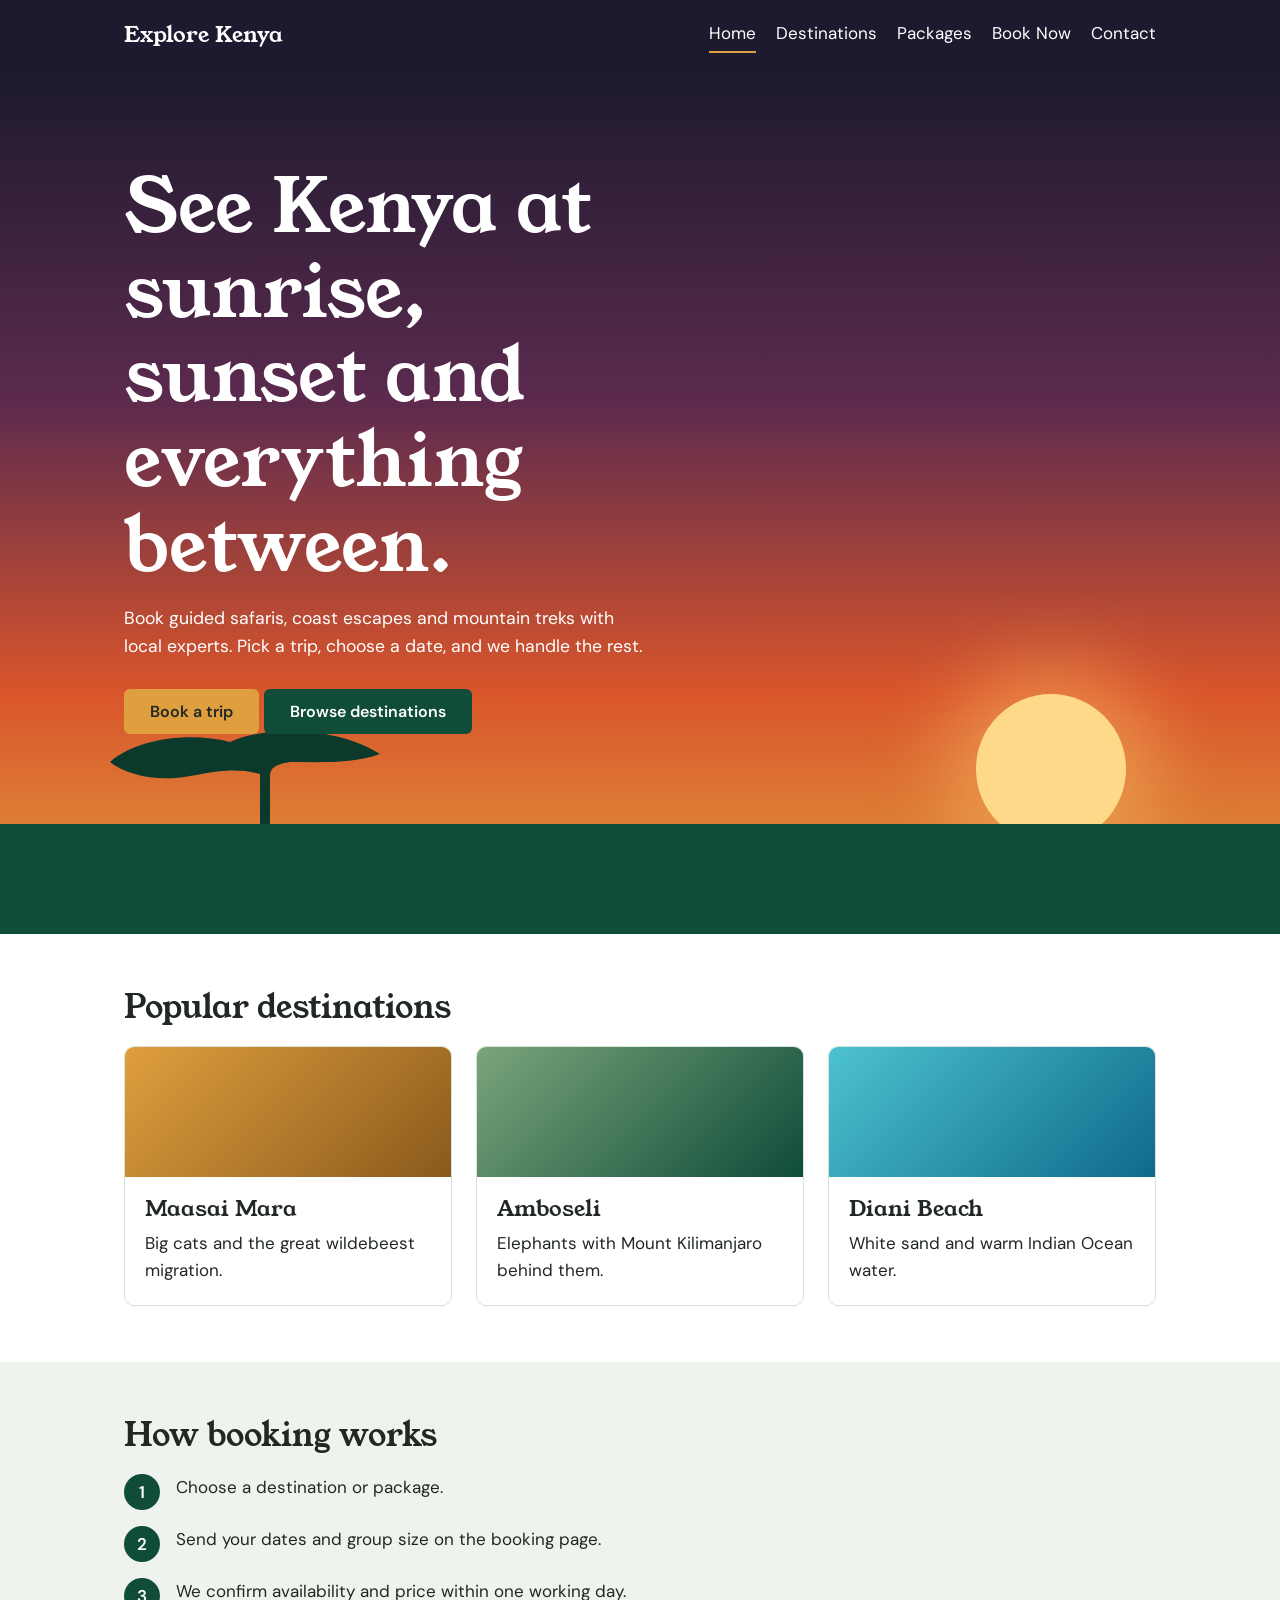
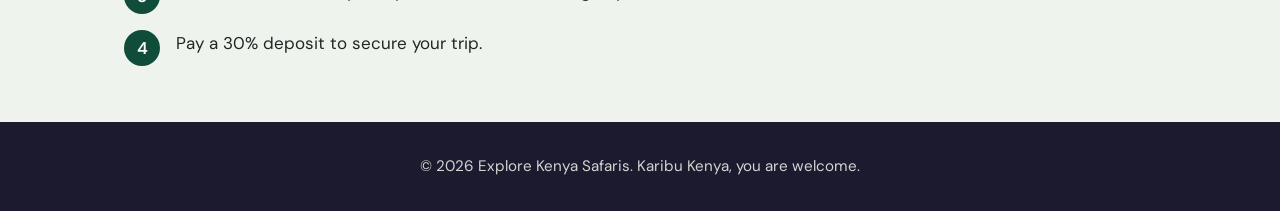
<file: Explore Kenya/index.html>
<!DOCTYPE html>
<html lang="en">
<head>
<meta charset="UTF-8">
<meta name="viewport" content="width=device-width, initial-scale=1">
<title>Home | Explore Kenya</title>
<meta name="description" content="Book safaris, beach holidays and mountain trips across Kenya.">
<link rel="stylesheet" href="https://fonts.googleapis.com/css2?family=DM+Sans:wght@400;600&family=Young+Serif&display=swap">
<link rel="stylesheet" href="style.css">
</head>
<body>
<header><div class="wrap">
<a class="logo" href="index.html">Explore Kenya</a>
<nav aria-label="Main">
<a href="index.html" aria-current="page">Home</a>
<a href="destinations.html">Destinations</a>
<a href="packages.html">Packages</a>
<a href="booking.html">Book Now</a>
<a href="contact.html">Contact</a>
</nav></div></header>
<main>
<div class="hero"><div class="wrap">
<h1>See Kenya at sunrise, sunset and everything between.</h1>
<p>Book guided safaris, coast escapes and mountain treks with local experts. Pick a trip, choose a date, and we handle the rest.</p>
<a class="btn" href="booking.html">Book a trip</a> <a class="btn dark" href="destinations.html">Browse destinations</a>
</div>
<svg class="tree" viewBox="0 0 320 130" aria-hidden="true"><path d="M158 130V70c-20-6-40-4-70 2-30 6-62 0-80-14 28-24 80-30 120-20 40-18 110-14 150 12-28 10-60 8-90 8-14 2-20 6-20 14v58z" fill="#0b3a2c"/></svg>
<div class="land"></div></div>
<section><div class="wrap"><h2>Popular destinations</h2>
<div class="grid">
<div class="card"><div class="pic p1"></div><div class="body"><h3>Maasai Mara</h3><p>Big cats and the great wildebeest migration.</p></div></div>
<div class="card"><div class="pic p2"></div><div class="body"><h3>Amboseli</h3><p>Elephants with Mount Kilimanjaro behind them.</p></div></div>
<div class="card"><div class="pic p3"></div><div class="body"><h3>Diani Beach</h3><p>White sand and warm Indian Ocean water.</p></div></div>
</div></div></section>
<section class="tint"><div class="wrap"><h2>How booking works</h2>
<ol class="steps">
<li><span>Choose a destination or package.</span></li>
<li><span>Send your dates and group size on the booking page.</span></li>
<li><span>We confirm availability and price within one working day.</span></li>
<li><span>Pay a 30% deposit to secure your trip.</span></li>
</ol></div></section>
</main>
<footer><div class="wrap">&copy; 2026 Explore Kenya Safaris. Karibu Kenya, you are welcome.</div></footer>
</body></html>
</file>
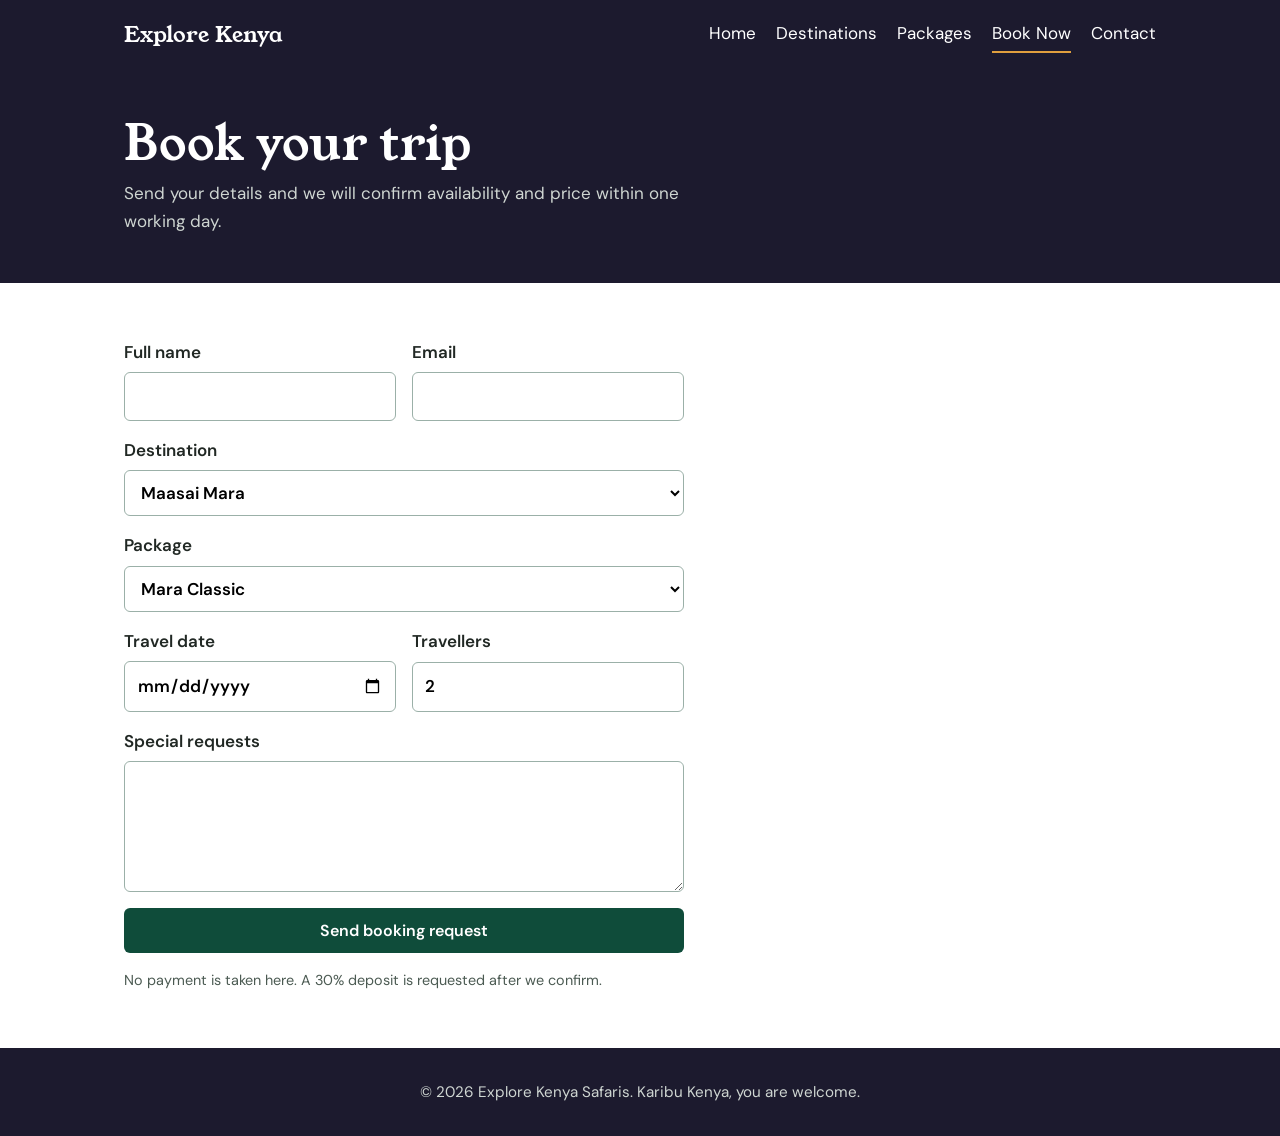
<file: Explore Kenya/booking.html>
<!DOCTYPE html>
<html lang="en">
<head>
<meta charset="UTF-8">
<meta name="viewport" content="width=device-width, initial-scale=1">
<title>Book Now | Explore Kenya</title>
<meta name="description" content="Book your Kenya trip.">
<link rel="stylesheet" href="https://fonts.googleapis.com/css2?family=DM+Sans:wght@400;600&family=Young+Serif&display=swap">
<link rel="stylesheet" href="style.css">
</head>
<body>
<header><div class="wrap">
<a class="logo" href="index.html">Explore Kenya</a>
<nav aria-label="Main">
<a href="index.html">Home</a>
<a href="destinations.html">Destinations</a>
<a href="packages.html">Packages</a>
<a href="booking.html" aria-current="page">Book Now</a>
<a href="contact.html">Contact</a>
</nav></div></header>
<main>
<div class="page-title"><div class="wrap"><h1>Book your trip</h1><p>Send your details and we will confirm availability and price within one working day.</p></div></div>
<section><div class="wrap">
<form action="#" method="post">
<div class="two">
<label>Full name <input type="text" name="name" required></label>
<label>Email <input type="email" name="email" required></label>
</div>
<label>Destination <select name="destination">
<option>Maasai Mara</option><option>Amboseli</option><option>Diani Beach</option><option>Lamu Old Town</option><option>Mount Kenya</option><option>Lake Nakuru</option></select></label>
<label>Package <select name="package"><option>Mara Classic</option><option>Big Five Circuit</option><option>Coast Escape</option><option>Mount Kenya Trek</option><option>Custom trip</option></select></label>
<div class="two">
<label>Travel date <input type="date" name="date" required></label>
<label>Travellers <input type="number" name="travellers" min="1" max="20" value="2" required></label>
</div>
<label>Special requests <textarea name="notes" rows="4"></textarea></label>
<button class="btn dark" type="submit">Send booking request</button>
<p class="note">No payment is taken here. A 30% deposit is requested after we confirm.</p>
</form></div></section>
</main>
<footer><div class="wrap">&copy; 2026 Explore Kenya Safaris. Karibu Kenya, you are welcome.</div></footer>
</body></html>
</file>
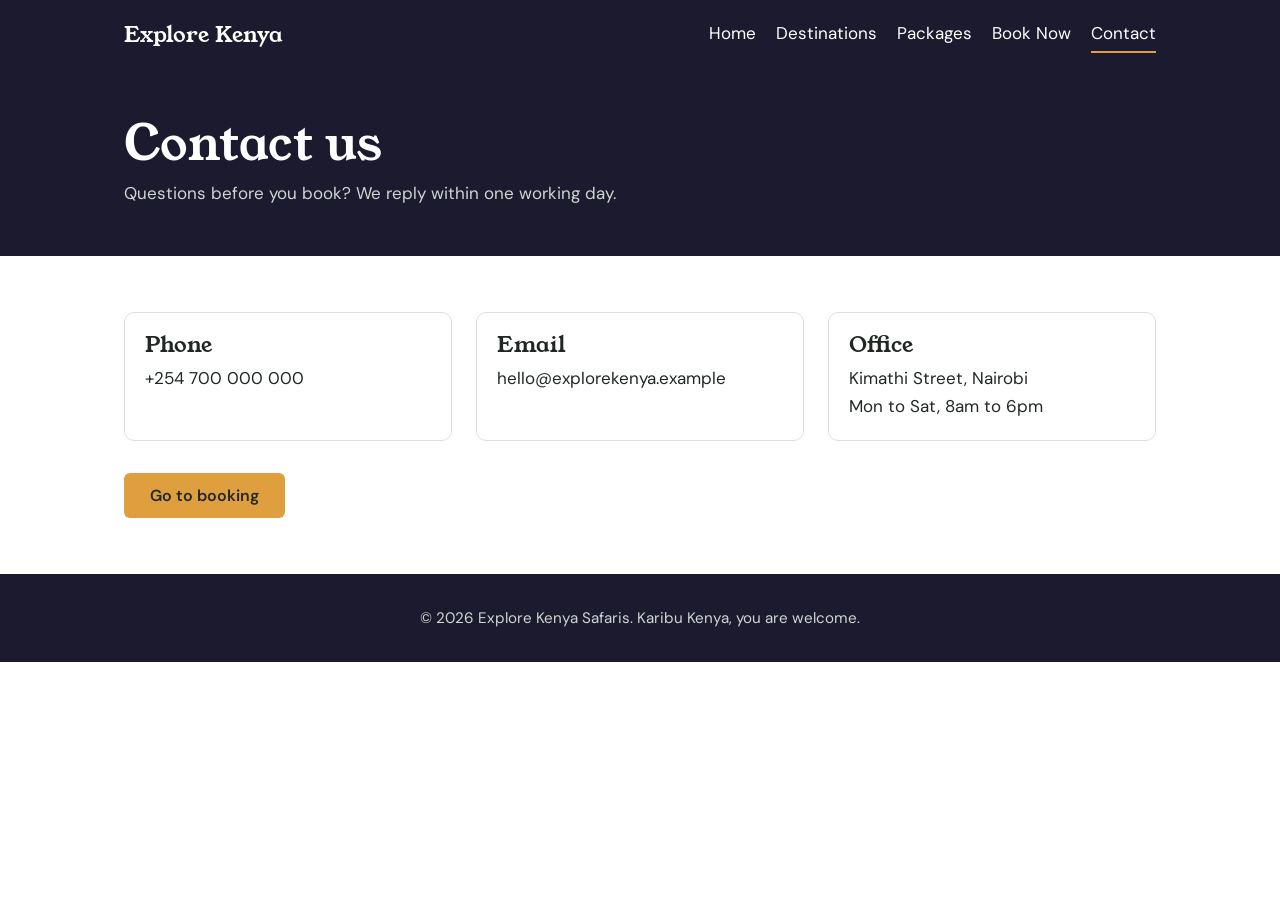
<file: Explore Kenya/contact.html>
<!DOCTYPE html>
<html lang="en">
<head>
<meta charset="UTF-8">
<meta name="viewport" content="width=device-width, initial-scale=1">
<title>Contact | Explore Kenya</title>
<meta name="description" content="Contact Explore Kenya.">
<link rel="stylesheet" href="https://fonts.googleapis.com/css2?family=DM+Sans:wght@400;600&family=Young+Serif&display=swap">
<link rel="stylesheet" href="style.css">
</head>
<body>
<header><div class="wrap">
<a class="logo" href="index.html">Explore Kenya</a>
<nav aria-label="Main">
<a href="index.html">Home</a>
<a href="destinations.html">Destinations</a>
<a href="packages.html">Packages</a>
<a href="booking.html">Book Now</a>
<a href="contact.html" aria-current="page">Contact</a>
</nav></div></header>
<main>
<div class="page-title"><div class="wrap"><h1>Contact us</h1><p>Questions before you book? We reply within one working day.</p></div></div>
<section><div class="wrap"><div class="grid">
<div class="card"><div class="body"><h3>Phone</h3><p>+254 700 000 000</p></div></div>
<div class="card"><div class="body"><h3>Email</h3><p>hello@explorekenya.example</p></div></div>
<div class="card"><div class="body"><h3>Office</h3><p>Kimathi Street, Nairobi<br>Mon to Sat, 8am to 6pm</p></div></div>
</div>
<p style="margin-top:32px"><a class="btn" href="booking.html">Go to booking</a></p></div></section>
</main>
<footer><div class="wrap">&copy; 2026 Explore Kenya Safaris. Karibu Kenya, you are welcome.</div></footer>
</body></html>
</file>
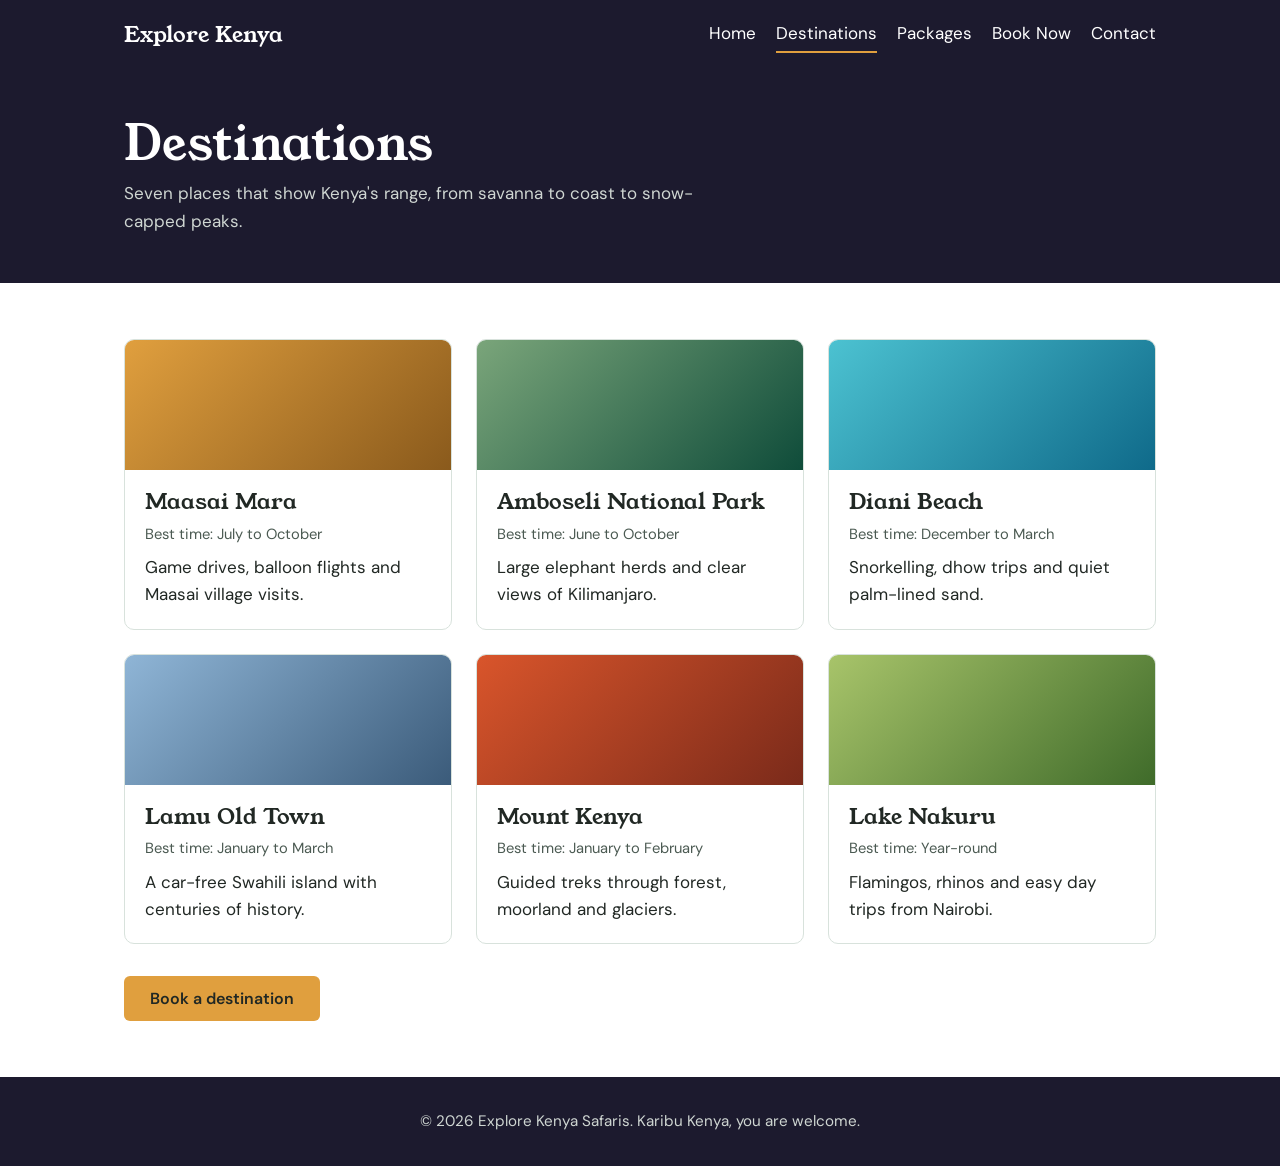
<file: Explore Kenya/destinations.html>
<!DOCTYPE html>
<html lang="en">
<head>
<meta charset="UTF-8">
<meta name="viewport" content="width=device-width, initial-scale=1">
<title>Destinations | Explore Kenya</title>
<meta name="description" content="Top places to visit in Kenya.">
<link rel="stylesheet" href="https://fonts.googleapis.com/css2?family=DM+Sans:wght@400;600&family=Young+Serif&display=swap">
<link rel="stylesheet" href="style.css">
</head>
<body>
<header><div class="wrap">
<a class="logo" href="index.html">Explore Kenya</a>
<nav aria-label="Main">
<a href="index.html">Home</a>
<a href="destinations.html" aria-current="page">Destinations</a>
<a href="packages.html">Packages</a>
<a href="booking.html">Book Now</a>
<a href="contact.html">Contact</a>
</nav></div></header>
<main>
<div class="page-title"><div class="wrap"><h1>Destinations</h1><p>Seven places that show Kenya's range, from savanna to coast to snow-capped peaks.</p></div></div>
<section><div class="wrap"><div class="grid">
<div class="card"><div class="pic p1"></div><div class="body"><h3>Maasai Mara</h3><p class="meta">Best time: July to October</p><p>Game drives, balloon flights and Maasai village visits.</p></div></div>
<div class="card"><div class="pic p2"></div><div class="body"><h3>Amboseli National Park</h3><p class="meta">Best time: June to October</p><p>Large elephant herds and clear views of Kilimanjaro.</p></div></div>
<div class="card"><div class="pic p3"></div><div class="body"><h3>Diani Beach</h3><p class="meta">Best time: December to March</p><p>Snorkelling, dhow trips and quiet palm-lined sand.</p></div></div>
<div class="card"><div class="pic p4"></div><div class="body"><h3>Lamu Old Town</h3><p class="meta">Best time: January to March</p><p>A car-free Swahili island with centuries of history.</p></div></div>
<div class="card"><div class="pic p5"></div><div class="body"><h3>Mount Kenya</h3><p class="meta">Best time: January to February</p><p>Guided treks through forest, moorland and glaciers.</p></div></div>
<div class="card"><div class="pic p6"></div><div class="body"><h3>Lake Nakuru</h3><p class="meta">Best time: Year-round</p><p>Flamingos, rhinos and easy day trips from Nairobi.</p></div></div>
</div>
<p style="margin-top:32px"><a class="btn" href="booking.html">Book a destination</a></p></div></section>
</main>
<footer><div class="wrap">&copy; 2026 Explore Kenya Safaris. Karibu Kenya, you are welcome.</div></footer>
</body></html>
</file>
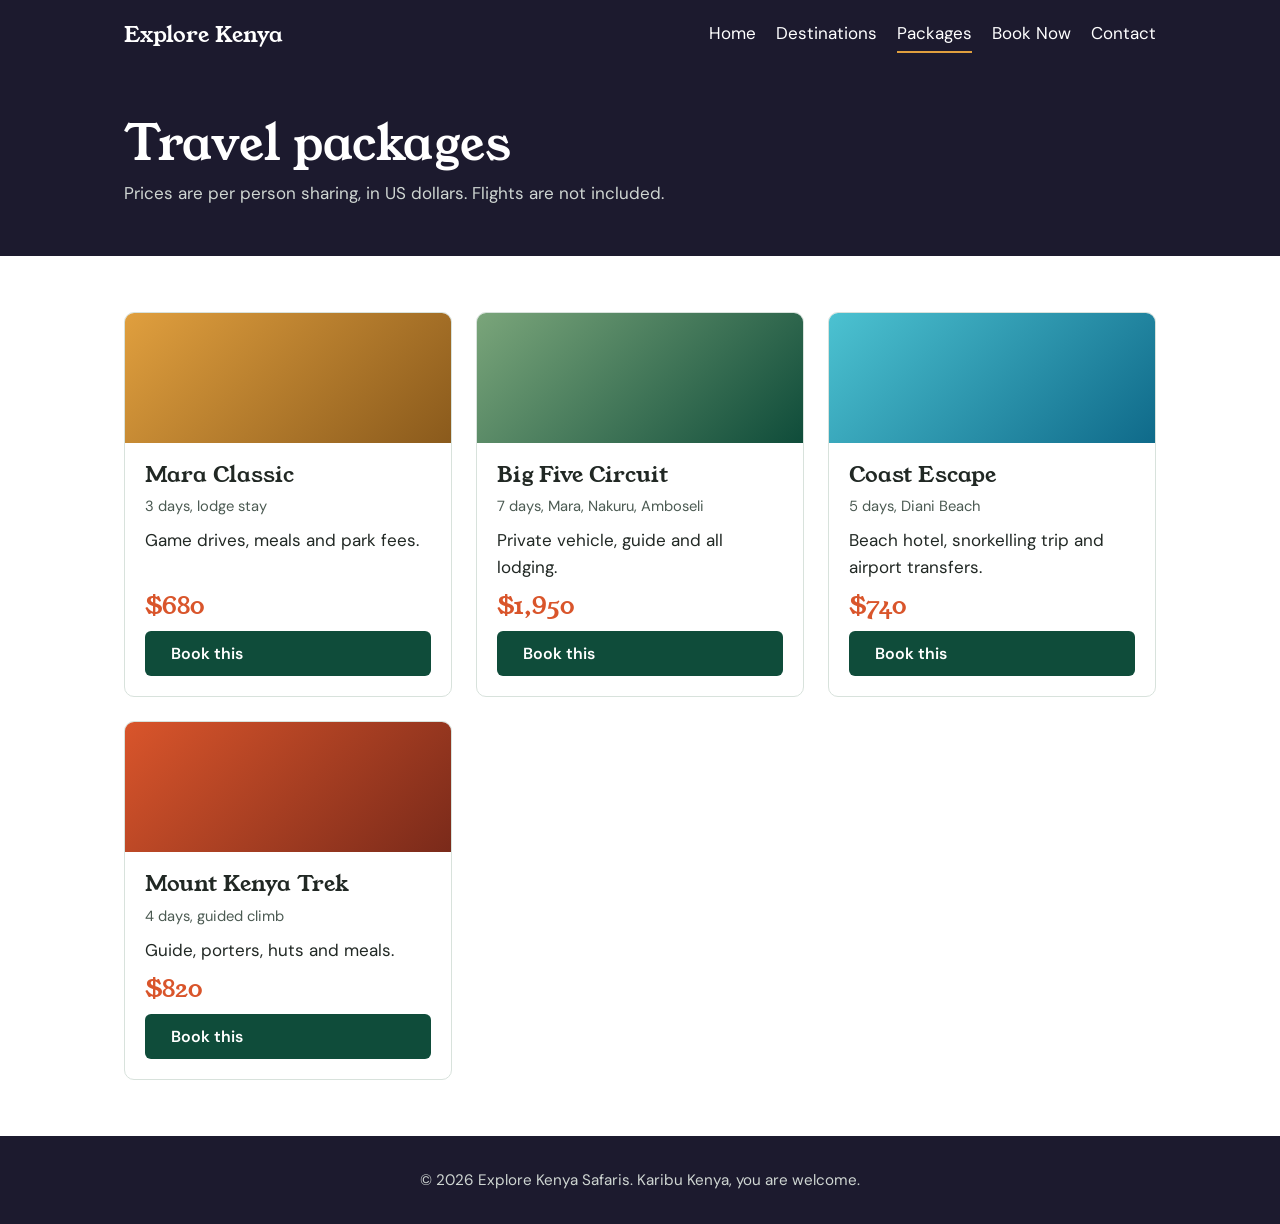
<file: Explore Kenya/packages.html>
<!DOCTYPE html>
<html lang="en">
<head>
<meta charset="UTF-8">
<meta name="viewport" content="width=device-width, initial-scale=1">
<title>Packages | Explore Kenya</title>
<meta name="description" content="Kenya travel packages with prices.">
<link rel="stylesheet" href="https://fonts.googleapis.com/css2?family=DM+Sans:wght@400;600&family=Young+Serif&display=swap">
<link rel="stylesheet" href="style.css">
</head>
<body>
<header><div class="wrap">
<a class="logo" href="index.html">Explore Kenya</a>
<nav aria-label="Main">
<a href="index.html">Home</a>
<a href="destinations.html">Destinations</a>
<a href="packages.html" aria-current="page">Packages</a>
<a href="booking.html">Book Now</a>
<a href="contact.html">Contact</a>
</nav></div></header>
<main>
<div class="page-title"><div class="wrap"><h1>Travel packages</h1><p>Prices are per person sharing, in US dollars. Flights are not included.</p></div></div>
<section><div class="wrap"><div class="grid">
<div class="card"><div class="pic p1"></div><div class="body"><h3>Mara Classic</h3><p class="meta">3 days, lodge stay</p><p>Game drives, meals and park fees.</p><div class="price">$680</div><a class="btn dark" href="booking.html">Book this</a></div></div>
<div class="card"><div class="pic p2"></div><div class="body"><h3>Big Five Circuit</h3><p class="meta">7 days, Mara, Nakuru, Amboseli</p><p>Private vehicle, guide and all lodging.</p><div class="price">$1,950</div><a class="btn dark" href="booking.html">Book this</a></div></div>
<div class="card"><div class="pic p3"></div><div class="body"><h3>Coast Escape</h3><p class="meta">5 days, Diani Beach</p><p>Beach hotel, snorkelling trip and airport transfers.</p><div class="price">$740</div><a class="btn dark" href="booking.html">Book this</a></div></div>
<div class="card"><div class="pic p5"></div><div class="body"><h3>Mount Kenya Trek</h3><p class="meta">4 days, guided climb</p><p>Guide, porters, huts and meals.</p><div class="price">$820</div><a class="btn dark" href="booking.html">Book this</a></div></div>
</div></div></section>
</main>
<footer><div class="wrap">&copy; 2026 Explore Kenya Safaris. Karibu Kenya, you are welcome.</div></footer>
</body></html>
</file>
<file: Explore Kenya/style.css>
:root{--green:#0f4c3a;--night:#1c1a2e;--ochre:#e09f3e;--sun:#d9552b;--mist:#eef3ee;--ink:#212824}
*{box-sizing:border-box;margin:0}
body{font:17px/1.6 "DM Sans",system-ui,sans-serif;color:var(--ink);background:#fff}
h1,h2,h3{font-family:"Young Serif",Georgia,serif;font-weight:400;line-height:1.15}
a{color:inherit}
:focus-visible{outline:3px solid var(--ochre);outline-offset:3px}
.wrap{max-width:1080px;margin:0 auto;padding:0 24px}
header{background:var(--night);color:#fff}
header .wrap{display:flex;flex-wrap:wrap;align-items:center;justify-content:space-between;gap:12px;padding-top:16px;padding-bottom:16px}
.logo{font:1.4rem "Young Serif",Georgia,serif;text-decoration:none}
nav{display:flex;flex-wrap:wrap;gap:4px 20px}
nav a{text-decoration:none;padding:4px 0;border-bottom:2px solid transparent}
nav a:hover,nav a[aria-current]{border-color:var(--ochre)}
.hero{position:relative;color:#fff;padding:96px 0 200px;overflow:hidden;background:linear-gradient(180deg,#1c1a2e 0%,#5b2a4e 38%,#d9552b 72%,#e09f3e 100%)}
.hero::before{content:"";position:absolute;right:12%;bottom:90px;width:150px;height:150px;border-radius:50%;background:#ffd98a;box-shadow:0 0 80px 30px rgba(255,200,110,.45)}
.hero .wrap{position:relative;z-index:2}
.hero h1{font-size:clamp(2.4rem,7vw,4.6rem);max-width:12ch}
.hero p{max-width:44ch;margin:16px 0 28px;font-size:1.1rem}
.land{position:absolute;left:0;right:0;bottom:0;height:110px;background:var(--green);z-index:1}
.tree{position:absolute;left:8%;bottom:100px;width:min(320px,60%);z-index:1}
.page-title{background:var(--night);color:#fff;padding:48px 0}
.page-title h1{font-size:clamp(2rem,5vw,3rem)}
.page-title p{margin-top:8px;color:#cfd6d2;max-width:50ch}
.btn{display:inline-block;background:var(--ochre);color:var(--ink);padding:12px 26px;border-radius:6px;text-decoration:none;font:600 1rem "DM Sans",sans-serif;border:0;cursor:pointer}
.btn:hover{background:#f0b255}
.btn.dark{background:var(--green);color:#fff}
.btn.dark:hover{background:#0b3a2c}
section{padding:56px 0}
section h2{font-size:2rem;margin-bottom:20px}
.tint{background:var(--mist)}
.grid{display:grid;grid-template-columns:repeat(auto-fit,minmax(250px,1fr));gap:24px}
.card{background:#fff;border-radius:10px;overflow:hidden;border:1px solid #d8e2dc;display:flex;flex-direction:column}
.card .pic{height:130px}
.card .body{padding:20px;display:flex;flex-direction:column;gap:8px;flex:1}
.card h3{font-size:1.35rem}
.meta{font-size:.92rem;color:#4b5a52}
.price{font:1.5rem "Young Serif",Georgia,serif;color:var(--sun);margin-top:auto}
.p1{background:linear-gradient(135deg,#e09f3e,#8a5a1c)}
.p2{background:linear-gradient(135deg,#7aa57a,#0f4c3a)}
.p3{background:linear-gradient(135deg,#4cc2d1,#0f6a8a)}
.p4{background:linear-gradient(135deg,#8fb5d6,#3b5b7a)}
.p5{background:linear-gradient(135deg,#d9552b,#7a2a1a)}
.p6{background:linear-gradient(135deg,#a8c46a,#3f6b2a)}
.steps{list-style:none;padding:0;counter-reset:s;display:grid;gap:16px}
.steps li{counter-increment:s;display:flex;gap:16px;align-items:flex-start}
.steps li::before{content:counter(s);flex:none;width:36px;height:36px;border-radius:50%;background:var(--green);color:#fff;display:grid;place-items:center;font-weight:600}
form{display:grid;gap:16px;max-width:560px}
.two{display:grid;grid-template-columns:1fr 1fr;gap:16px}
label{display:grid;gap:6px;font-weight:600}
input,select,textarea{font:inherit;padding:10px 12px;border:1px solid #9bb0a8;border-radius:6px;background:#fff}
.note{font-size:.9rem;color:#4b5a52}
footer{background:var(--night);color:#cfd6d2;padding:32px 0;text-align:center;font-size:.95rem}
@media (max-width:560px){.two{grid-template-columns:1fr}}
</file>
